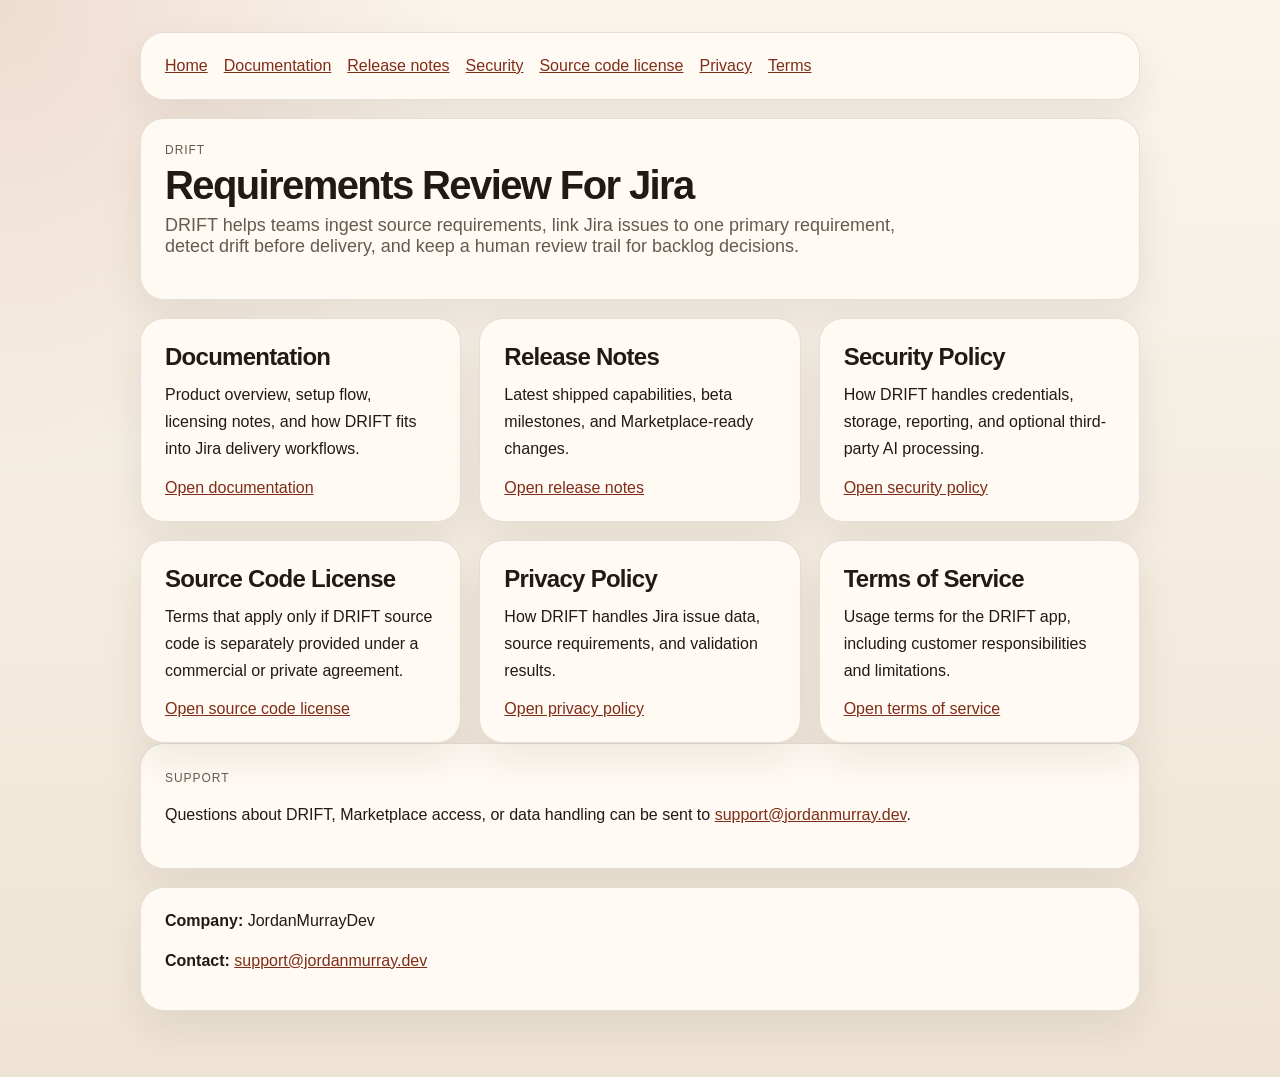
<file: index.html>
<!doctype html>
<html lang="en">
  <head>
    <meta charset="utf-8" />
    <meta name="viewport" content="width=device-width, initial-scale=1" />
    <title>DRIFT</title>
    <link rel="stylesheet" href="./styles.css" />
  </head>
  <body>
    <main class="shell">
      <nav class="nav">
        <a href="./index.html">Home</a>
        <a href="./documentation.html">Documentation</a>
        <a href="./release-notes.html">Release notes</a>
        <a href="./security.html">Security</a>
        <a href="./source-code-license-agreement/">Source code license</a>
        <a href="./privacy.html">Privacy</a>
        <a href="./terms.html">Terms</a>
      </nav>

      <section class="hero">
        <p class="eyebrow">DRIFT</p>
        <h1>Requirements Review For Jira</h1>
        <p class="lede">
          DRIFT helps teams ingest source requirements, link Jira issues to one primary requirement, detect drift
          before delivery, and keep a human review trail for backlog decisions.
        </p>
      </section>

      <section class="card-grid">
        <article class="card">
          <h2>Documentation</h2>
          <p>Product overview, setup flow, licensing notes, and how DRIFT fits into Jira delivery workflows.</p>
          <a href="./documentation.html">Open documentation</a>
        </article>

        <article class="card">
          <h2>Release Notes</h2>
          <p>Latest shipped capabilities, beta milestones, and Marketplace-ready changes.</p>
          <a href="./release-notes.html">Open release notes</a>
        </article>

        <article class="card">
          <h2>Security Policy</h2>
          <p>How DRIFT handles credentials, storage, reporting, and optional third-party AI processing.</p>
          <a href="./security.html">Open security policy</a>
        </article>

        <article class="card">
          <h2>Source Code License</h2>
          <p>Terms that apply only if DRIFT source code is separately provided under a commercial or private agreement.</p>
          <a href="./source-code-license-agreement/">Open source code license</a>
        </article>

        <article class="card">
          <h2>Privacy Policy</h2>
          <p>How DRIFT handles Jira issue data, source requirements, and validation results.</p>
          <a href="./privacy.html">Open privacy policy</a>
        </article>

        <article class="card">
          <h2>Terms of Service</h2>
          <p>Usage terms for the DRIFT app, including customer responsibilities and limitations.</p>
          <a href="./terms.html">Open terms of service</a>
        </article>
      </section>

      <section class="notice">
        <p class="meta">Support</p>
        <p>Questions about DRIFT, Marketplace access, or data handling can be sent to <a href="mailto:support@jordanmurray.dev">support@jordanmurray.dev</a>.</p>
      </section>

      <section class="footer-card">
        <p><strong>Company:</strong> JordanMurrayDev</p>
        <p><strong>Contact:</strong> <a href="mailto:support@jordanmurray.dev">support@jordanmurray.dev</a></p>
      </section>
    </main>
  </body>
</html>
</file>
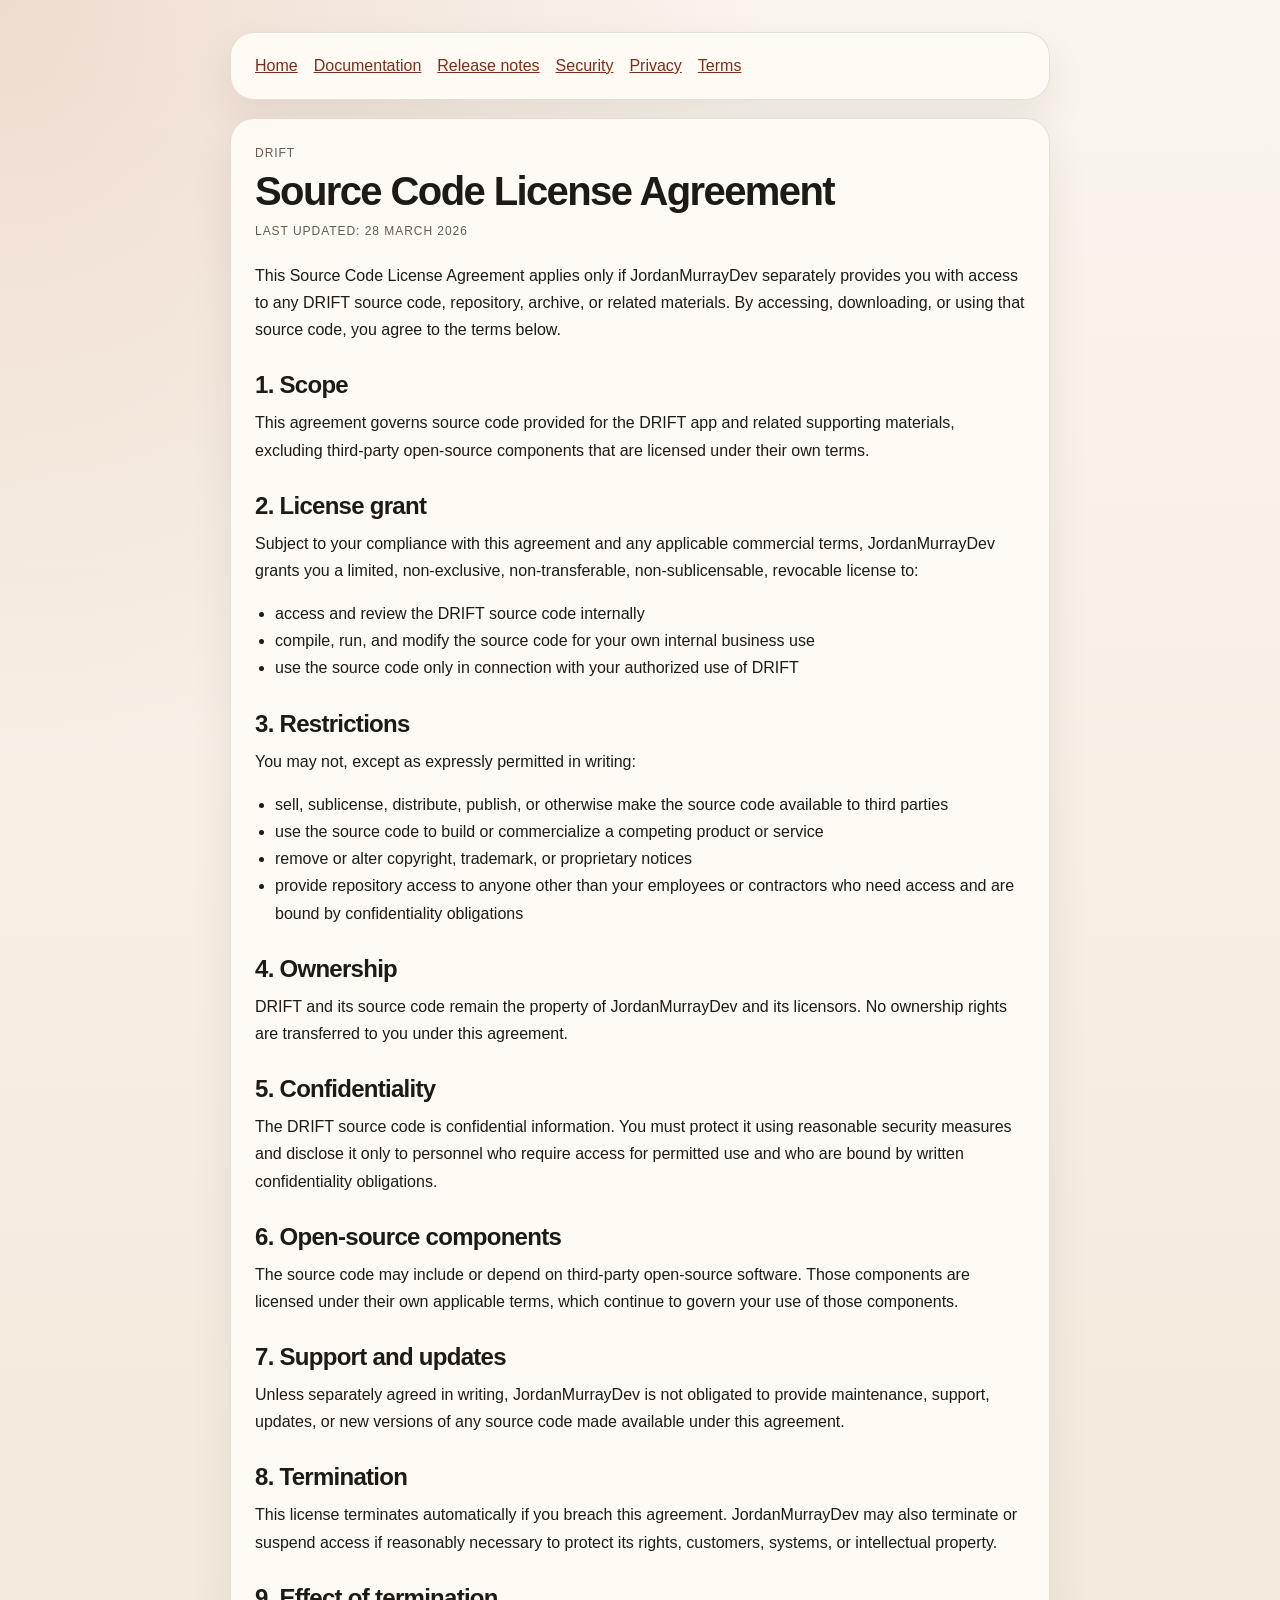
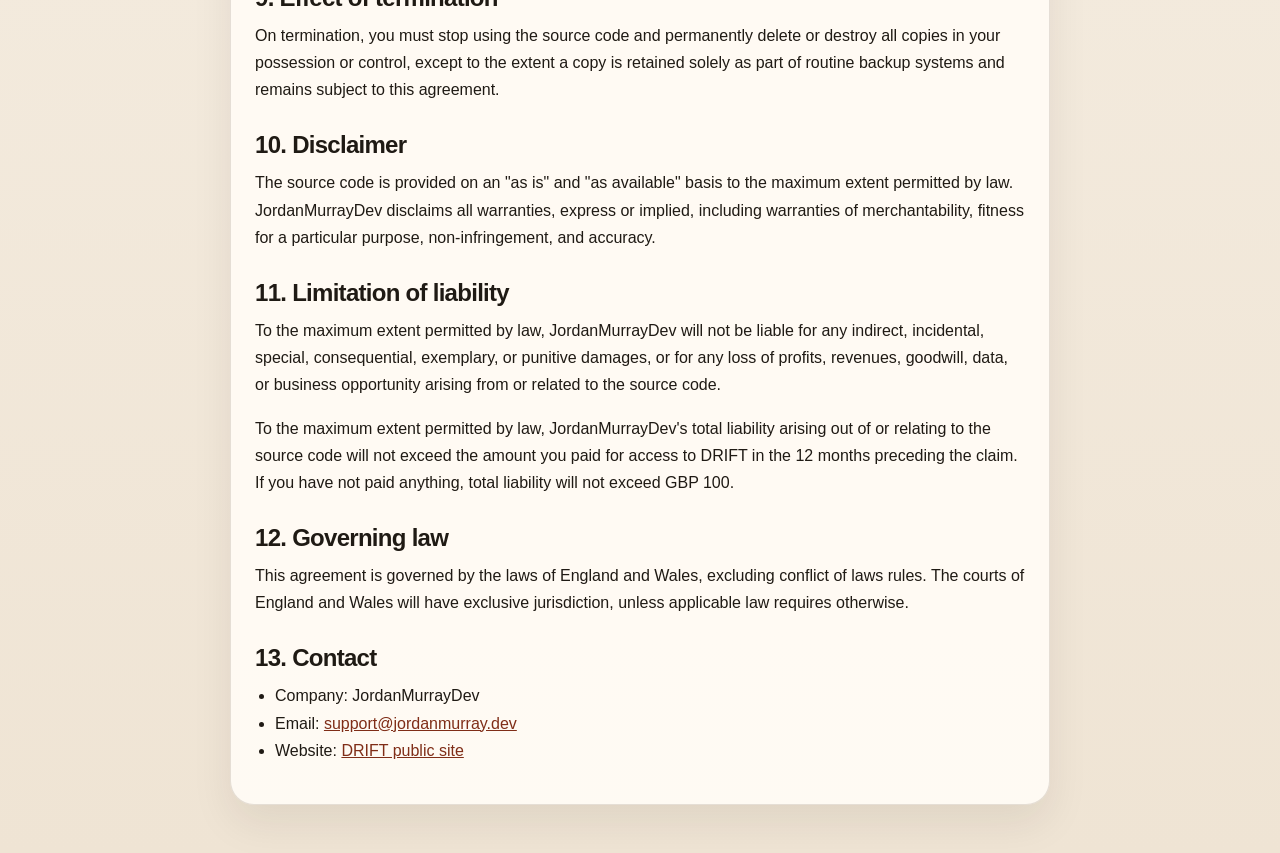
<file: source-code-license-agreement/index.html>
<!doctype html>
<html lang="en">
  <head>
    <meta charset="utf-8" />
    <meta name="viewport" content="width=device-width, initial-scale=1" />
    <title>DRIFT Source Code License Agreement</title>
    <link rel="stylesheet" href="../styles.css" />
  </head>
  <body>
    <main class="shell content-shell">
      <nav class="nav">
        <a href="../index.html">Home</a>
        <a href="../documentation.html">Documentation</a>
        <a href="../release-notes.html">Release notes</a>
        <a href="../security.html">Security</a>
        <a href="../privacy.html">Privacy</a>
        <a href="../terms.html">Terms</a>
      </nav>

      <article class="legal-card">
        <p class="eyebrow">DRIFT</p>
        <h1>Source Code License Agreement</h1>
        <p class="last-updated">Last updated: 28 March 2026</p>

        <p>
          This Source Code License Agreement applies only if JordanMurrayDev separately provides you with access to any
          DRIFT source code, repository, archive, or related materials. By accessing, downloading, or using that source
          code, you agree to the terms below.
        </p>

        <h2>1. Scope</h2>
        <p>
          This agreement governs source code provided for the DRIFT app and related supporting materials, excluding third-party
          open-source components that are licensed under their own terms.
        </p>

        <h2>2. License grant</h2>
        <p>
          Subject to your compliance with this agreement and any applicable commercial terms, JordanMurrayDev grants you a limited,
          non-exclusive, non-transferable, non-sublicensable, revocable license to:
        </p>
        <ul>
          <li>access and review the DRIFT source code internally</li>
          <li>compile, run, and modify the source code for your own internal business use</li>
          <li>use the source code only in connection with your authorized use of DRIFT</li>
        </ul>

        <h2>3. Restrictions</h2>
        <p>You may not, except as expressly permitted in writing:</p>
        <ul>
          <li>sell, sublicense, distribute, publish, or otherwise make the source code available to third parties</li>
          <li>use the source code to build or commercialize a competing product or service</li>
          <li>remove or alter copyright, trademark, or proprietary notices</li>
          <li>provide repository access to anyone other than your employees or contractors who need access and are bound by confidentiality obligations</li>
        </ul>

        <h2>4. Ownership</h2>
        <p>
          DRIFT and its source code remain the property of JordanMurrayDev and its licensors. No ownership rights are transferred
          to you under this agreement.
        </p>

        <h2>5. Confidentiality</h2>
        <p>
          The DRIFT source code is confidential information. You must protect it using reasonable security measures and disclose it
          only to personnel who require access for permitted use and who are bound by written confidentiality obligations.
        </p>

        <h2>6. Open-source components</h2>
        <p>
          The source code may include or depend on third-party open-source software. Those components are licensed under their own
          applicable terms, which continue to govern your use of those components.
        </p>

        <h2>7. Support and updates</h2>
        <p>
          Unless separately agreed in writing, JordanMurrayDev is not obligated to provide maintenance, support, updates, or new
          versions of any source code made available under this agreement.
        </p>

        <h2>8. Termination</h2>
        <p>
          This license terminates automatically if you breach this agreement. JordanMurrayDev may also terminate or suspend access
          if reasonably necessary to protect its rights, customers, systems, or intellectual property.
        </p>

        <h2>9. Effect of termination</h2>
        <p>
          On termination, you must stop using the source code and permanently delete or destroy all copies in your possession or
          control, except to the extent a copy is retained solely as part of routine backup systems and remains subject to this agreement.
        </p>

        <h2>10. Disclaimer</h2>
        <p>
          The source code is provided on an "as is" and "as available" basis to the maximum extent permitted by law. JordanMurrayDev
          disclaims all warranties, express or implied, including warranties of merchantability, fitness for a particular purpose,
          non-infringement, and accuracy.
        </p>

        <h2>11. Limitation of liability</h2>
        <p>
          To the maximum extent permitted by law, JordanMurrayDev will not be liable for any indirect, incidental, special,
          consequential, exemplary, or punitive damages, or for any loss of profits, revenues, goodwill, data, or business opportunity
          arising from or related to the source code.
        </p>
        <p>
          To the maximum extent permitted by law, JordanMurrayDev's total liability arising out of or relating to the source code will
          not exceed the amount you paid for access to DRIFT in the 12 months preceding the claim. If you have not paid anything,
          total liability will not exceed GBP 100.
        </p>

        <h2>12. Governing law</h2>
        <p>
          This agreement is governed by the laws of England and Wales, excluding conflict of laws rules. The courts of England and
          Wales will have exclusive jurisdiction, unless applicable law requires otherwise.
        </p>

        <h2>13. Contact</h2>
        <ul>
          <li>Company: JordanMurrayDev</li>
          <li>Email: <a href="mailto:support@jordanmurray.dev">support@jordanmurray.dev</a></li>
          <li>Website: <a href="../index.html">DRIFT public site</a></li>
        </ul>
      </article>
    </main>
  </body>
</html>
</file>
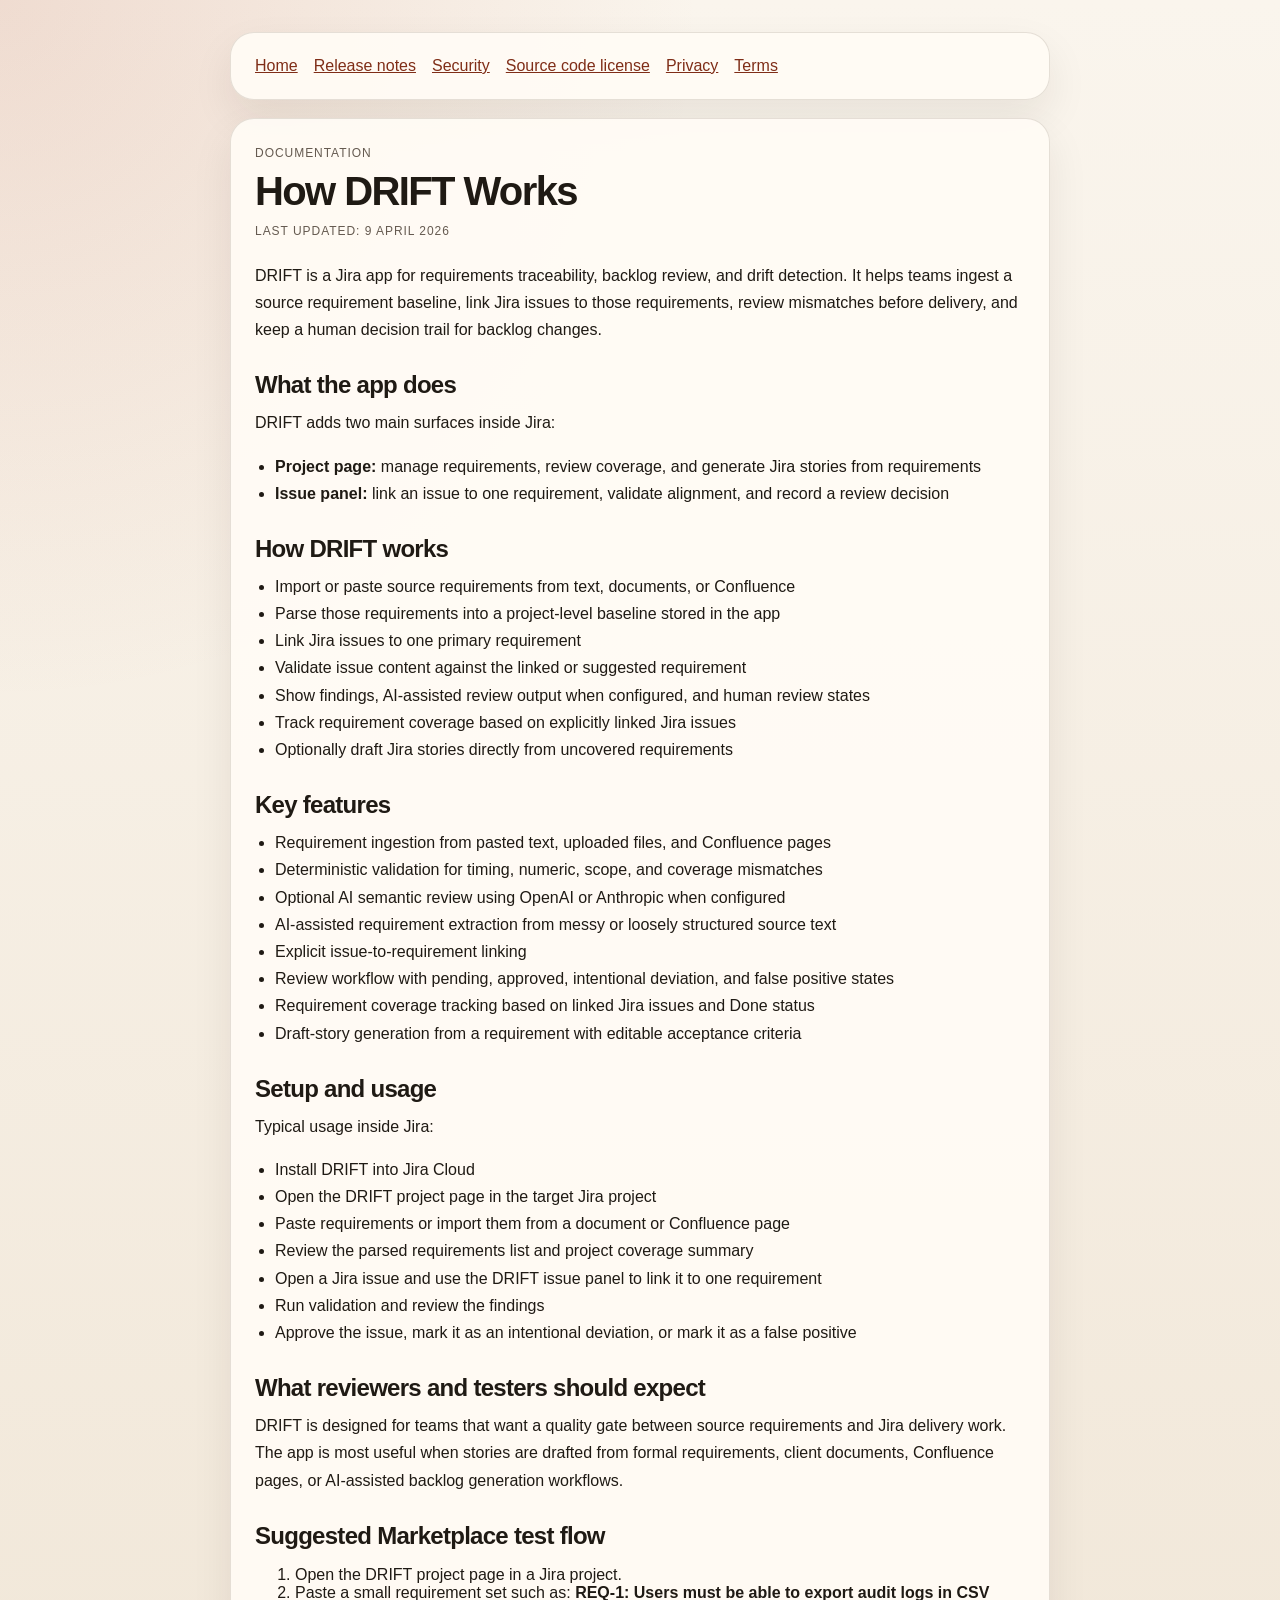
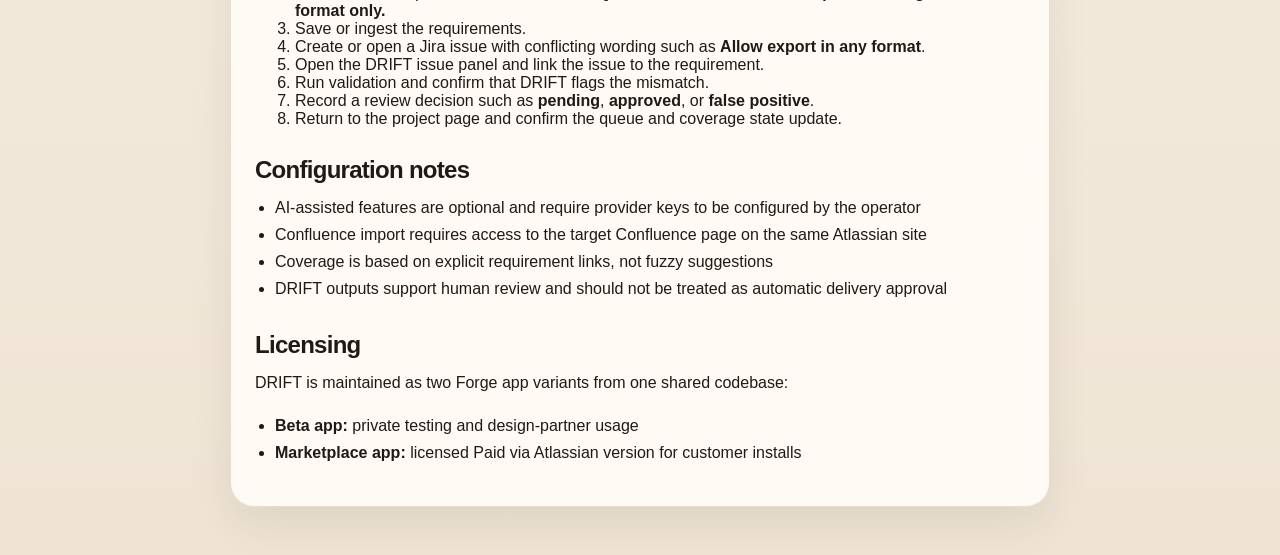
<file: documentation.html>
<!doctype html>
<html lang="en">
  <head>
    <meta charset="utf-8" />
    <meta name="viewport" content="width=device-width, initial-scale=1" />
    <title>DRIFT Documentation</title>
    <link rel="stylesheet" href="./styles.css" />
  </head>
  <body>
    <main class="shell content-shell">
      <nav class="nav">
        <a href="./index.html">Home</a>
        <a href="./release-notes.html">Release notes</a>
        <a href="./security.html">Security</a>
        <a href="./source-code-license-agreement/">Source code license</a>
        <a href="./privacy.html">Privacy</a>
        <a href="./terms.html">Terms</a>
      </nav>

      <article class="legal-card">
        <p class="eyebrow">Documentation</p>
        <h1>How DRIFT Works</h1>
        <p class="last-updated">Last updated: 9 April 2026</p>

        <p>
          DRIFT is a Jira app for requirements traceability, backlog review, and drift detection. It helps teams ingest
          a source requirement baseline, link Jira issues to those requirements, review mismatches before delivery, and
          keep a human decision trail for backlog changes.
        </p>

        <h2>What the app does</h2>
        <p>DRIFT adds two main surfaces inside Jira:</p>
        <ul>
          <li><strong>Project page:</strong> manage requirements, review coverage, and generate Jira stories from requirements</li>
          <li><strong>Issue panel:</strong> link an issue to one requirement, validate alignment, and record a review decision</li>
        </ul>

        <h2>How DRIFT works</h2>
        <ul>
          <li>Import or paste source requirements from text, documents, or Confluence</li>
          <li>Parse those requirements into a project-level baseline stored in the app</li>
          <li>Link Jira issues to one primary requirement</li>
          <li>Validate issue content against the linked or suggested requirement</li>
          <li>Show findings, AI-assisted review output when configured, and human review states</li>
          <li>Track requirement coverage based on explicitly linked Jira issues</li>
          <li>Optionally draft Jira stories directly from uncovered requirements</li>
        </ul>

        <h2>Key features</h2>
        <ul>
          <li>Requirement ingestion from pasted text, uploaded files, and Confluence pages</li>
          <li>Deterministic validation for timing, numeric, scope, and coverage mismatches</li>
          <li>Optional AI semantic review using OpenAI or Anthropic when configured</li>
          <li>AI-assisted requirement extraction from messy or loosely structured source text</li>
          <li>Explicit issue-to-requirement linking</li>
          <li>Review workflow with pending, approved, intentional deviation, and false positive states</li>
          <li>Requirement coverage tracking based on linked Jira issues and Done status</li>
          <li>Draft-story generation from a requirement with editable acceptance criteria</li>
        </ul>

        <h2>Setup and usage</h2>
        <p>Typical usage inside Jira:</p>
        <ul>
          <li>Install DRIFT into Jira Cloud</li>
          <li>Open the DRIFT project page in the target Jira project</li>
          <li>Paste requirements or import them from a document or Confluence page</li>
          <li>Review the parsed requirements list and project coverage summary</li>
          <li>Open a Jira issue and use the DRIFT issue panel to link it to one requirement</li>
          <li>Run validation and review the findings</li>
          <li>Approve the issue, mark it as an intentional deviation, or mark it as a false positive</li>
        </ul>

        <h2>What reviewers and testers should expect</h2>
        <p>
          DRIFT is designed for teams that want a quality gate between source requirements and Jira delivery work. The
          app is most useful when stories are drafted from formal requirements, client documents, Confluence pages, or
          AI-assisted backlog generation workflows.
        </p>

        <h2>Suggested Marketplace test flow</h2>
        <ol>
          <li>Open the DRIFT project page in a Jira project.</li>
          <li>Paste a small requirement set such as: <strong>REQ-1: Users must be able to export audit logs in CSV format only.</strong></li>
          <li>Save or ingest the requirements.</li>
          <li>Create or open a Jira issue with conflicting wording such as <strong>Allow export in any format</strong>.</li>
          <li>Open the DRIFT issue panel and link the issue to the requirement.</li>
          <li>Run validation and confirm that DRIFT flags the mismatch.</li>
          <li>Record a review decision such as <strong>pending</strong>, <strong>approved</strong>, or <strong>false positive</strong>.</li>
          <li>Return to the project page and confirm the queue and coverage state update.</li>
        </ol>

        <h2>Configuration notes</h2>
        <ul>
          <li>AI-assisted features are optional and require provider keys to be configured by the operator</li>
          <li>Confluence import requires access to the target Confluence page on the same Atlassian site</li>
          <li>Coverage is based on explicit requirement links, not fuzzy suggestions</li>
          <li>DRIFT outputs support human review and should not be treated as automatic delivery approval</li>
        </ul>

        <h2>Licensing</h2>
        <p>
          DRIFT is maintained as two Forge app variants from one shared codebase:
        </p>
        <ul>
          <li><strong>Beta app:</strong> private testing and design-partner usage</li>
          <li><strong>Marketplace app:</strong> licensed Paid via Atlassian version for customer installs</li>
        </ul>
      </article>
    </main>
  </body>
</html>
</file>
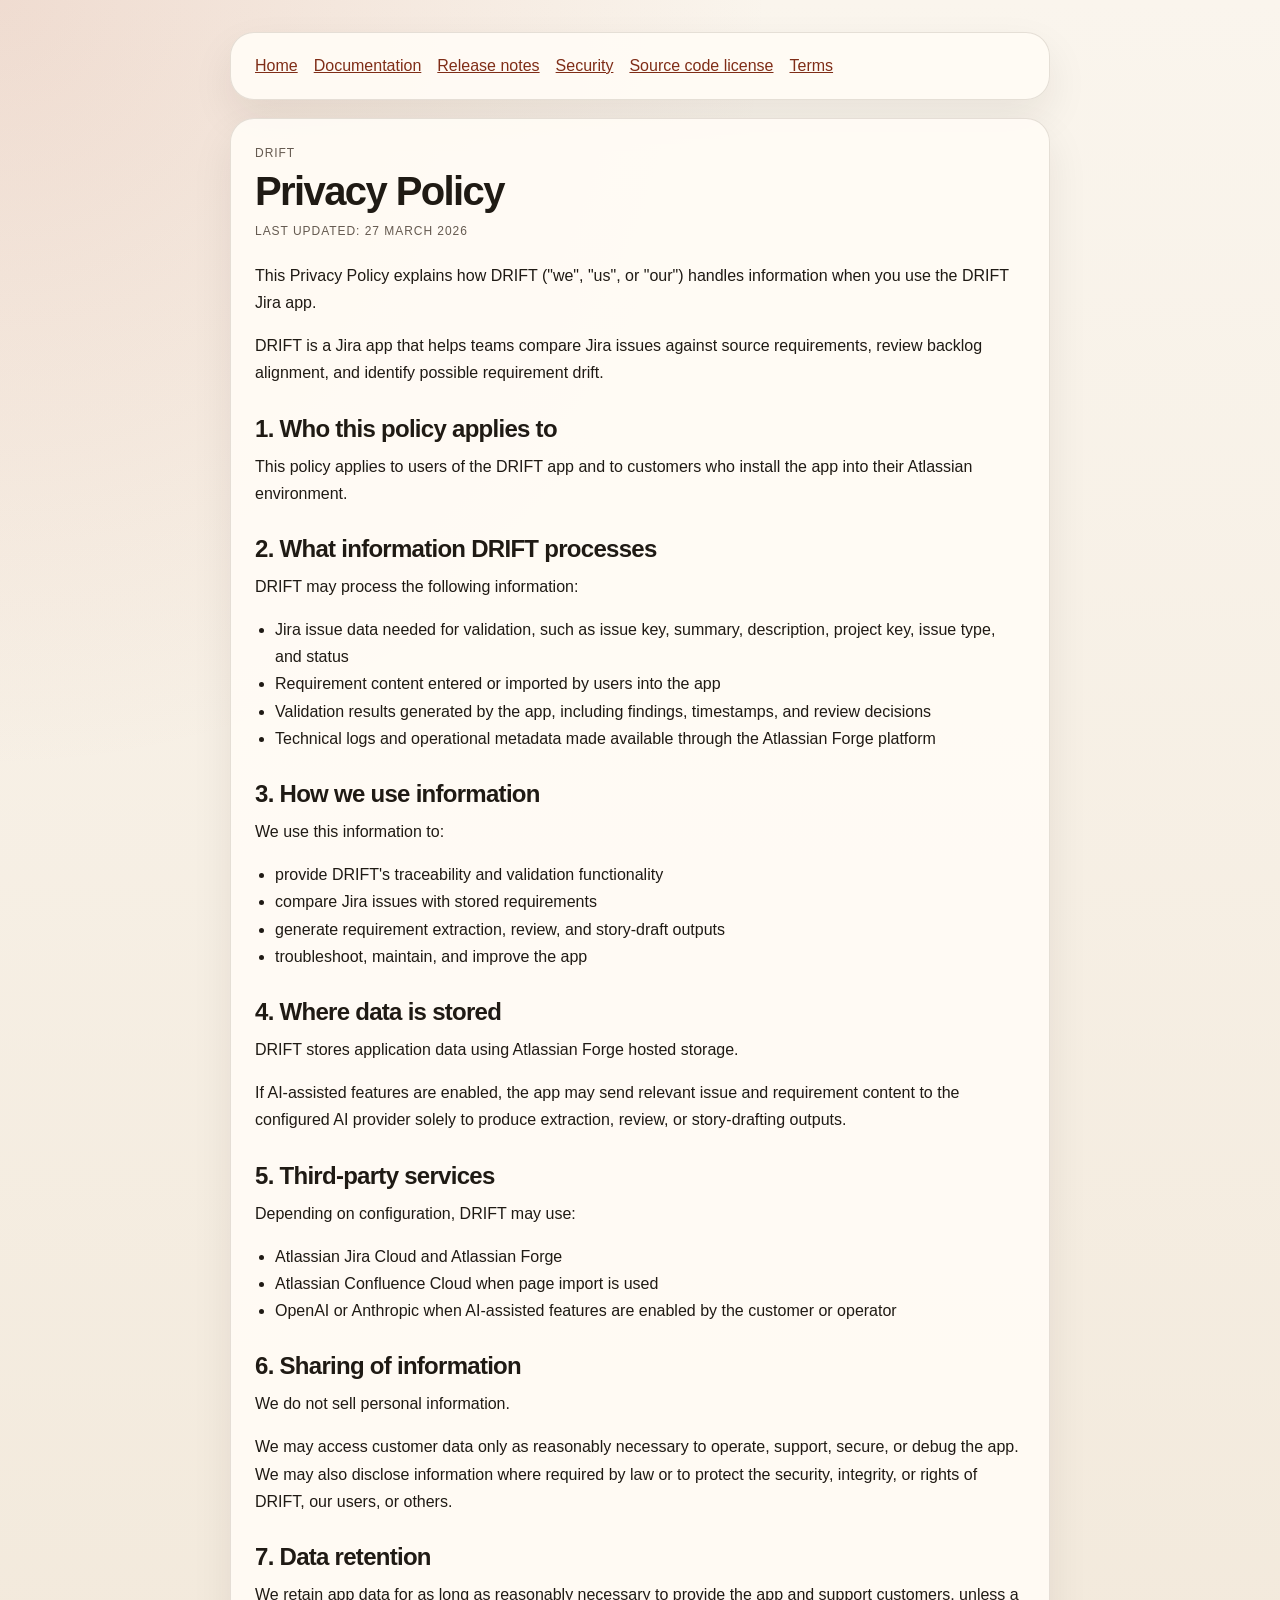
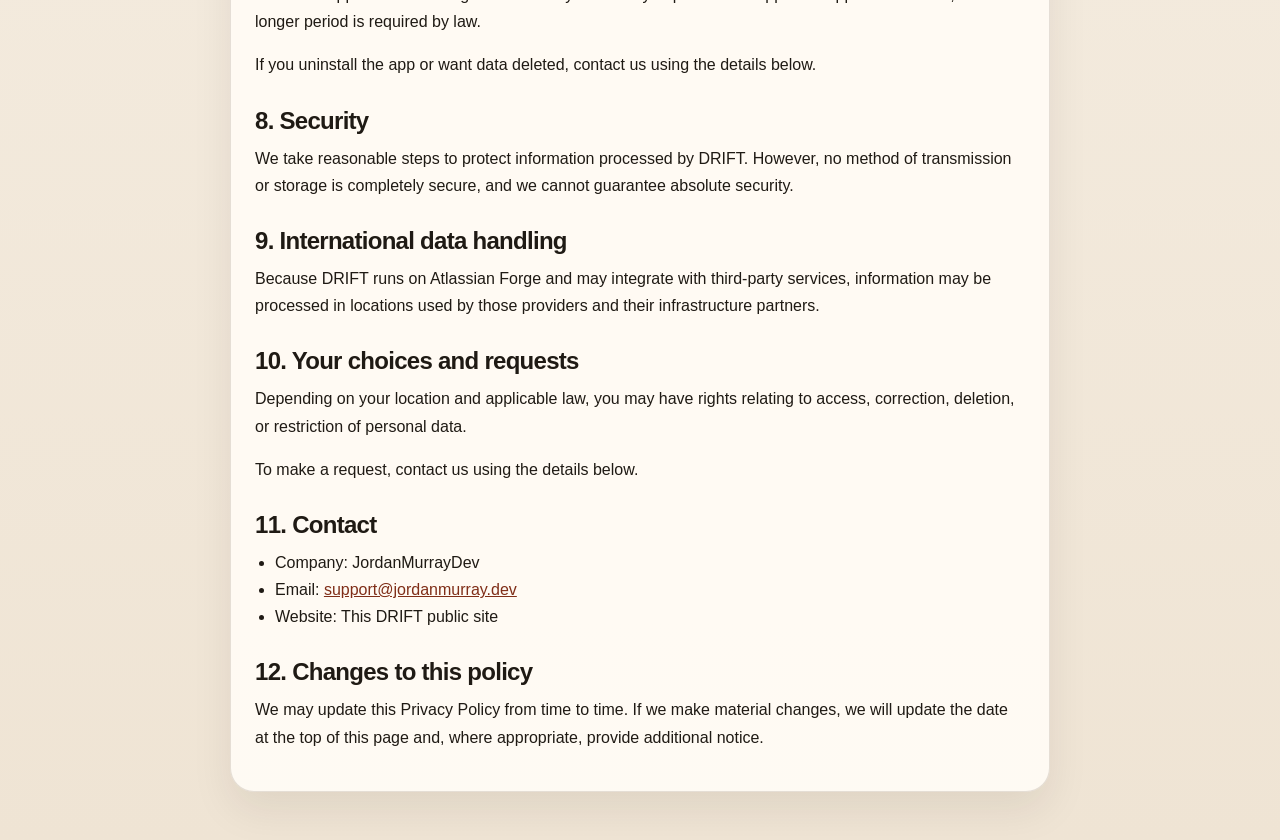
<file: privacy.html>
<!doctype html>
<html lang="en">
  <head>
    <meta charset="utf-8" />
    <meta name="viewport" content="width=device-width, initial-scale=1" />
    <title>DRIFT Privacy Policy</title>
    <link rel="stylesheet" href="./styles.css" />
  </head>
  <body>
    <main class="shell content-shell">
      <nav class="nav">
        <a href="./index.html">Home</a>
        <a href="./documentation.html">Documentation</a>
        <a href="./release-notes.html">Release notes</a>
        <a href="./security.html">Security</a>
        <a href="./source-code-license-agreement/">Source code license</a>
        <a href="./terms.html">Terms</a>
      </nav>

      <article class="legal-card">
        <p class="eyebrow">DRIFT</p>
        <h1>Privacy Policy</h1>
        <p class="last-updated">Last updated: 27 March 2026</p>

        <p>
          This Privacy Policy explains how DRIFT ("we", "us", or "our") handles information when you use the DRIFT Jira app.
        </p>

        <p>
          DRIFT is a Jira app that helps teams compare Jira issues against source requirements, review backlog alignment,
          and identify possible requirement drift.
        </p>

        <h2>1. Who this policy applies to</h2>
        <p>This policy applies to users of the DRIFT app and to customers who install the app into their Atlassian environment.</p>

        <h2>2. What information DRIFT processes</h2>
        <p>DRIFT may process the following information:</p>
        <ul>
          <li>Jira issue data needed for validation, such as issue key, summary, description, project key, issue type, and status</li>
          <li>Requirement content entered or imported by users into the app</li>
          <li>Validation results generated by the app, including findings, timestamps, and review decisions</li>
          <li>Technical logs and operational metadata made available through the Atlassian Forge platform</li>
        </ul>

        <h2>3. How we use information</h2>
        <p>We use this information to:</p>
        <ul>
          <li>provide DRIFT's traceability and validation functionality</li>
          <li>compare Jira issues with stored requirements</li>
          <li>generate requirement extraction, review, and story-draft outputs</li>
          <li>troubleshoot, maintain, and improve the app</li>
        </ul>

        <h2>4. Where data is stored</h2>
        <p>DRIFT stores application data using Atlassian Forge hosted storage.</p>
        <p>
          If AI-assisted features are enabled, the app may send relevant issue and requirement content to the configured AI
          provider solely to produce extraction, review, or story-drafting outputs.
        </p>

        <h2>5. Third-party services</h2>
        <p>Depending on configuration, DRIFT may use:</p>
        <ul>
          <li>Atlassian Jira Cloud and Atlassian Forge</li>
          <li>Atlassian Confluence Cloud when page import is used</li>
          <li>OpenAI or Anthropic when AI-assisted features are enabled by the customer or operator</li>
        </ul>

        <h2>6. Sharing of information</h2>
        <p>We do not sell personal information.</p>
        <p>
          We may access customer data only as reasonably necessary to operate, support, secure, or debug the app. We may also
          disclose information where required by law or to protect the security, integrity, or rights of DRIFT, our users, or others.
        </p>

        <h2>7. Data retention</h2>
        <p>
          We retain app data for as long as reasonably necessary to provide the app and support customers, unless a longer
          period is required by law.
        </p>
        <p>If you uninstall the app or want data deleted, contact us using the details below.</p>

        <h2>8. Security</h2>
        <p>
          We take reasonable steps to protect information processed by DRIFT. However, no method of transmission or storage is
          completely secure, and we cannot guarantee absolute security.
        </p>

        <h2>9. International data handling</h2>
        <p>
          Because DRIFT runs on Atlassian Forge and may integrate with third-party services, information may be processed in
          locations used by those providers and their infrastructure partners.
        </p>

        <h2>10. Your choices and requests</h2>
        <p>
          Depending on your location and applicable law, you may have rights relating to access, correction, deletion, or
          restriction of personal data.
        </p>
        <p>To make a request, contact us using the details below.</p>

        <h2>11. Contact</h2>
        <ul>
          <li>Company: JordanMurrayDev</li>
          <li>Email: <a href="mailto:support@jordanmurray.dev">support@jordanmurray.dev</a></li>
          <li>Website: This DRIFT public site</li>
        </ul>

        <h2>12. Changes to this policy</h2>
        <p>
          We may update this Privacy Policy from time to time. If we make material changes, we will update the date at the top
          of this page and, where appropriate, provide additional notice.
        </p>
      </article>
    </main>
  </body>
</html>
</file>
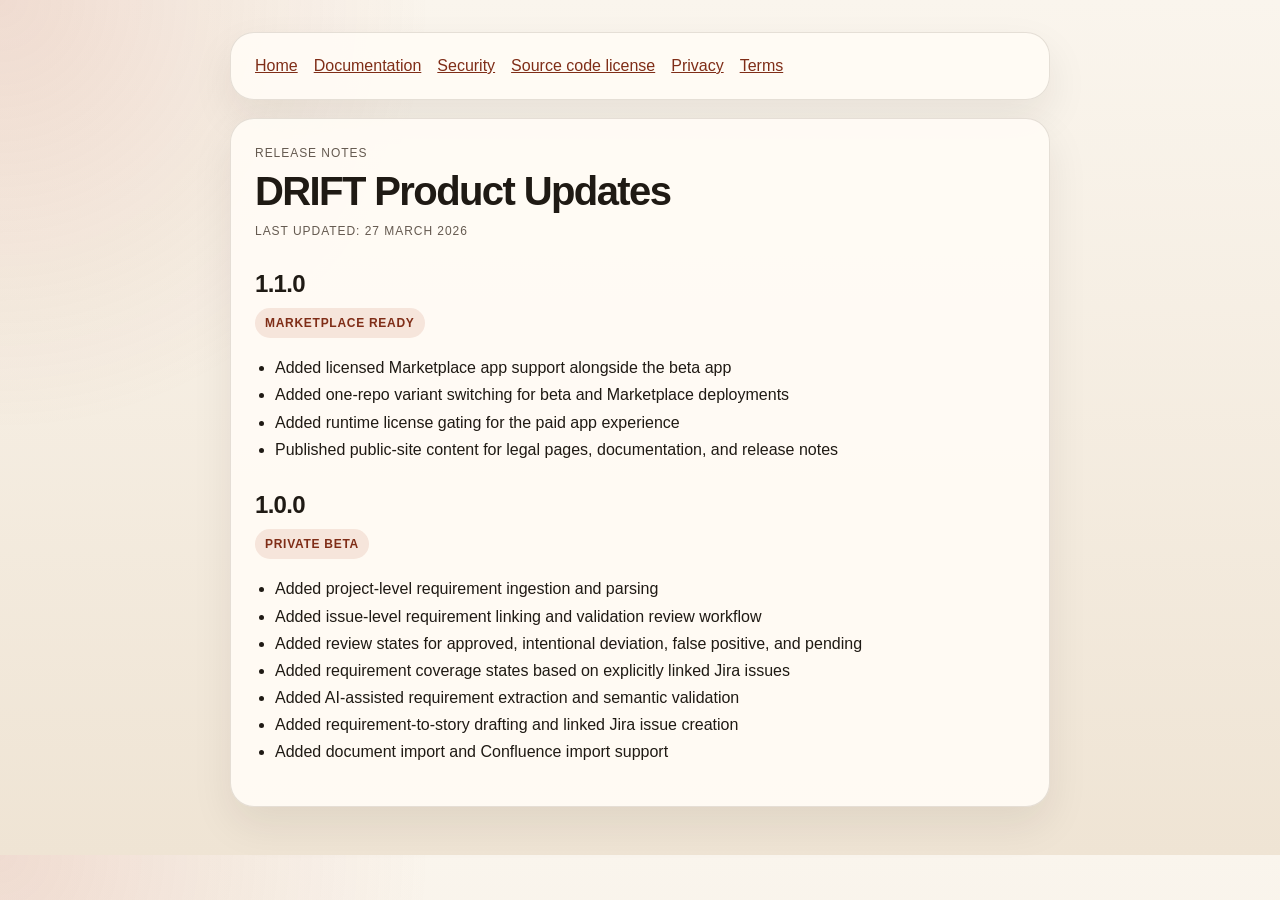
<file: release-notes.html>
<!doctype html>
<html lang="en">
  <head>
    <meta charset="utf-8" />
    <meta name="viewport" content="width=device-width, initial-scale=1" />
    <title>DRIFT Release Notes</title>
    <link rel="stylesheet" href="./styles.css" />
  </head>
  <body>
    <main class="shell content-shell">
      <nav class="nav">
        <a href="./index.html">Home</a>
        <a href="./documentation.html">Documentation</a>
        <a href="./security.html">Security</a>
        <a href="./source-code-license-agreement/">Source code license</a>
        <a href="./privacy.html">Privacy</a>
        <a href="./terms.html">Terms</a>
      </nav>

      <article class="legal-card">
        <p class="eyebrow">Release Notes</p>
        <h1>DRIFT Product Updates</h1>
        <p class="last-updated">Last updated: 27 March 2026</p>

        <h2>1.1.0</h2>
        <p><span class="pill">Marketplace ready</span></p>
        <ul>
          <li>Added licensed Marketplace app support alongside the beta app</li>
          <li>Added one-repo variant switching for beta and Marketplace deployments</li>
          <li>Added runtime license gating for the paid app experience</li>
          <li>Published public-site content for legal pages, documentation, and release notes</li>
        </ul>

        <h2>1.0.0</h2>
        <p><span class="pill">Private beta</span></p>
        <ul>
          <li>Added project-level requirement ingestion and parsing</li>
          <li>Added issue-level requirement linking and validation review workflow</li>
          <li>Added review states for approved, intentional deviation, false positive, and pending</li>
          <li>Added requirement coverage states based on explicitly linked Jira issues</li>
          <li>Added AI-assisted requirement extraction and semantic validation</li>
          <li>Added requirement-to-story drafting and linked Jira issue creation</li>
          <li>Added document import and Confluence import support</li>
        </ul>
      </article>
    </main>
  </body>
</html>
</file>
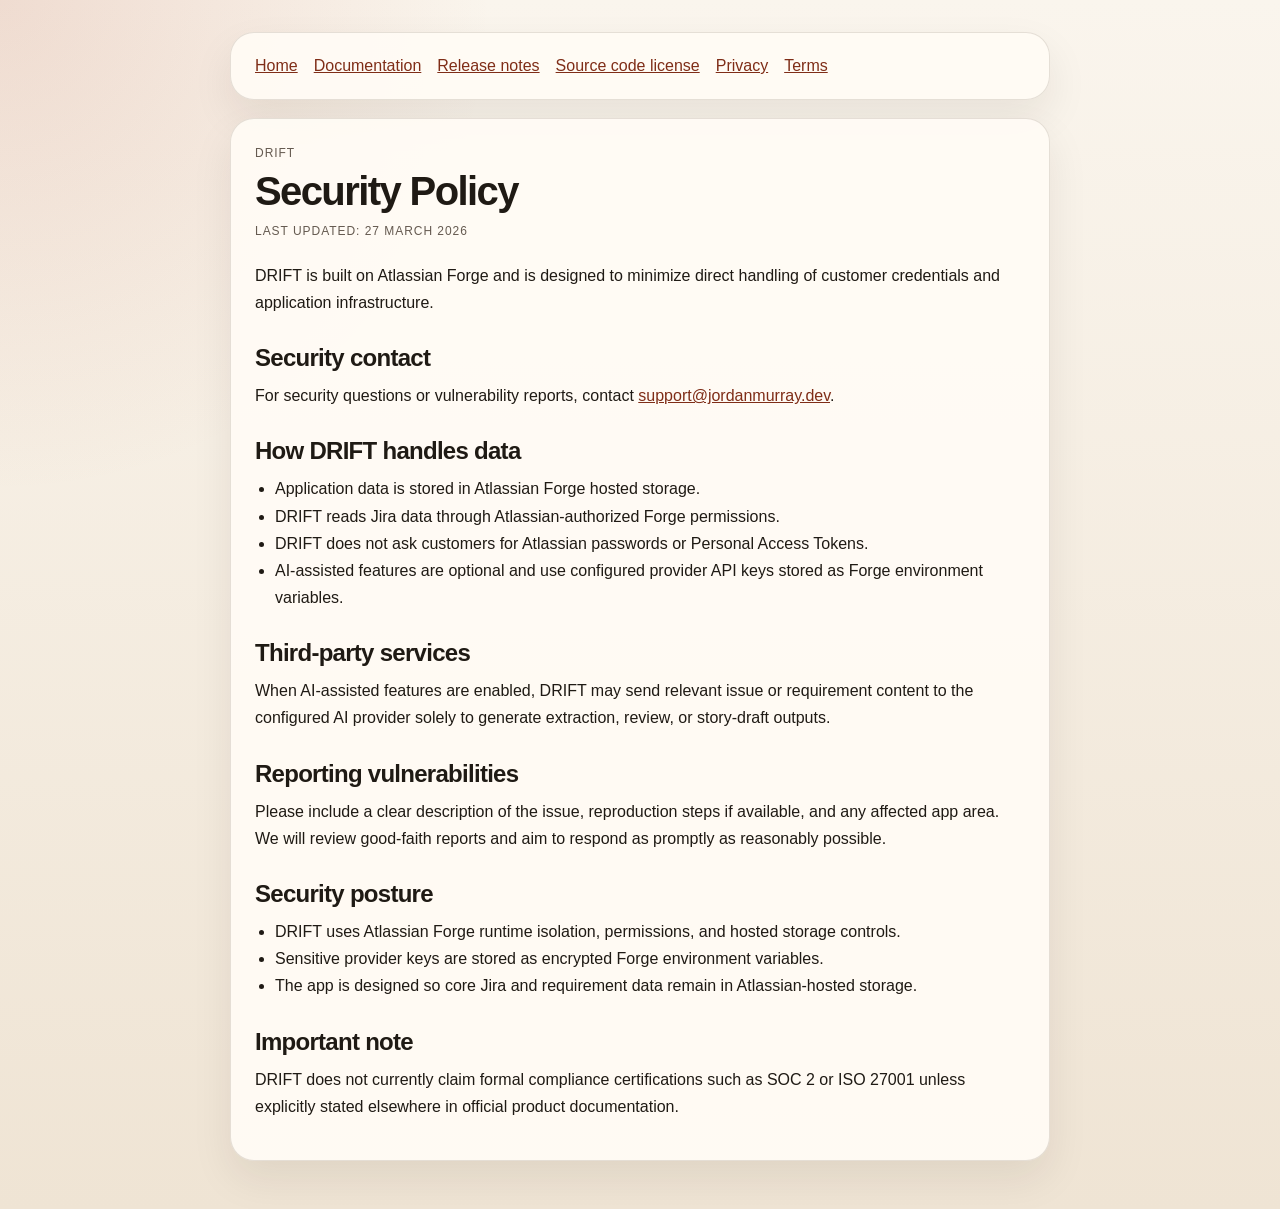
<file: security.html>
<!doctype html>
<html lang="en">
  <head>
    <meta charset="utf-8" />
    <meta name="viewport" content="width=device-width, initial-scale=1" />
    <title>DRIFT Security Policy</title>
    <link rel="stylesheet" href="./styles.css" />
  </head>
  <body>
    <main class="shell content-shell">
      <nav class="nav">
        <a href="./index.html">Home</a>
        <a href="./documentation.html">Documentation</a>
        <a href="./release-notes.html">Release notes</a>
        <a href="./source-code-license-agreement/">Source code license</a>
        <a href="./privacy.html">Privacy</a>
        <a href="./terms.html">Terms</a>
      </nav>

      <article class="legal-card">
        <p class="eyebrow">DRIFT</p>
        <h1>Security Policy</h1>
        <p class="last-updated">Last updated: 27 March 2026</p>

        <p>
          DRIFT is built on Atlassian Forge and is designed to minimize direct handling of customer credentials and
          application infrastructure.
        </p>

        <h2>Security contact</h2>
        <p>
          For security questions or vulnerability reports, contact
          <a href="mailto:support@jordanmurray.dev">support@jordanmurray.dev</a>.
        </p>

        <h2>How DRIFT handles data</h2>
        <ul>
          <li>Application data is stored in Atlassian Forge hosted storage.</li>
          <li>DRIFT reads Jira data through Atlassian-authorized Forge permissions.</li>
          <li>DRIFT does not ask customers for Atlassian passwords or Personal Access Tokens.</li>
          <li>AI-assisted features are optional and use configured provider API keys stored as Forge environment variables.</li>
        </ul>

        <h2>Third-party services</h2>
        <p>
          When AI-assisted features are enabled, DRIFT may send relevant issue or requirement content to the configured AI
          provider solely to generate extraction, review, or story-draft outputs.
        </p>

        <h2>Reporting vulnerabilities</h2>
        <p>
          Please include a clear description of the issue, reproduction steps if available, and any affected app area. We
          will review good-faith reports and aim to respond as promptly as reasonably possible.
        </p>

        <h2>Security posture</h2>
        <ul>
          <li>DRIFT uses Atlassian Forge runtime isolation, permissions, and hosted storage controls.</li>
          <li>Sensitive provider keys are stored as encrypted Forge environment variables.</li>
          <li>The app is designed so core Jira and requirement data remain in Atlassian-hosted storage.</li>
        </ul>

        <h2>Important note</h2>
        <p>
          DRIFT does not currently claim formal compliance certifications such as SOC 2 or ISO 27001 unless explicitly stated
          elsewhere in official product documentation.
        </p>
      </article>
    </main>
  </body>
</html>
</file>
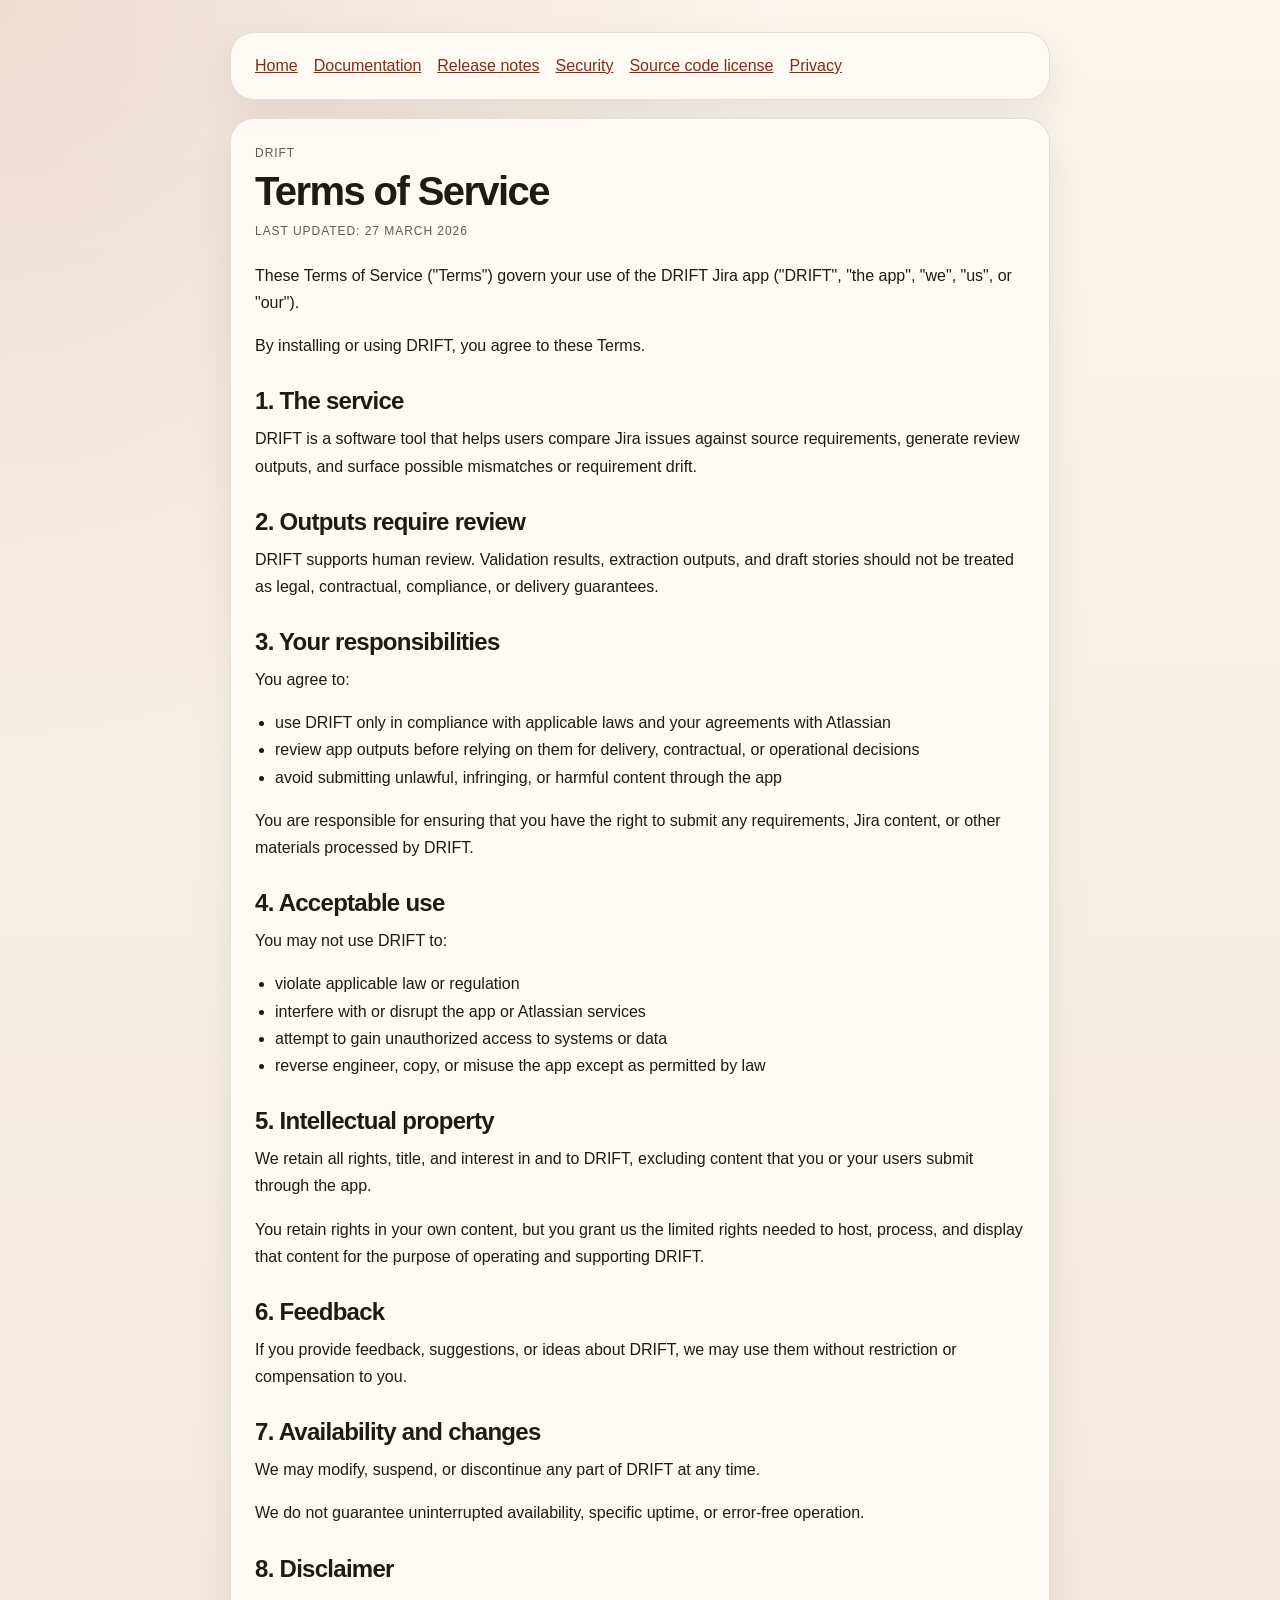
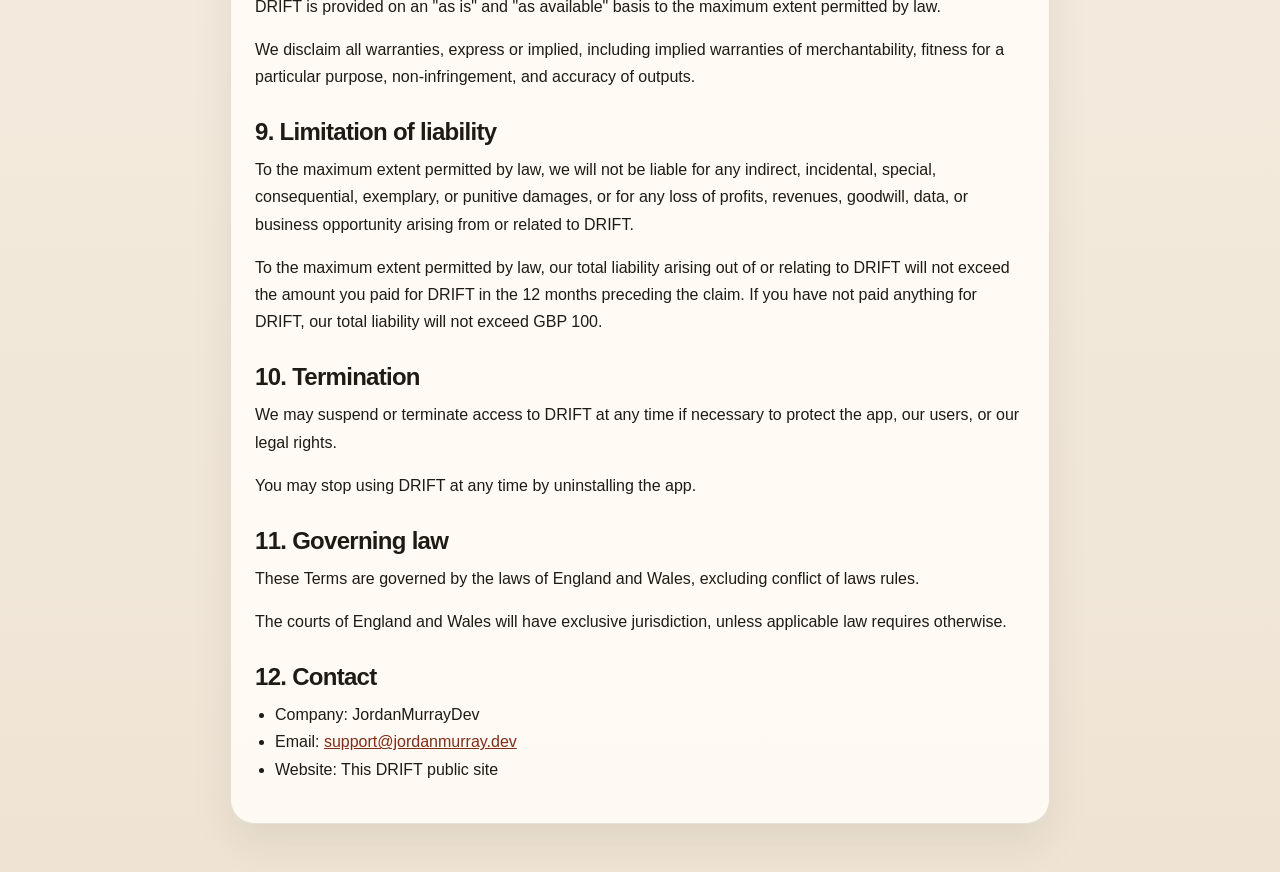
<file: terms.html>
<!doctype html>
<html lang="en">
  <head>
    <meta charset="utf-8" />
    <meta name="viewport" content="width=device-width, initial-scale=1" />
    <title>DRIFT Terms of Service</title>
    <link rel="stylesheet" href="./styles.css" />
  </head>
  <body>
    <main class="shell content-shell">
      <nav class="nav">
        <a href="./index.html">Home</a>
        <a href="./documentation.html">Documentation</a>
        <a href="./release-notes.html">Release notes</a>
        <a href="./security.html">Security</a>
        <a href="./source-code-license-agreement/">Source code license</a>
        <a href="./privacy.html">Privacy</a>
      </nav>

      <article class="legal-card">
        <p class="eyebrow">DRIFT</p>
        <h1>Terms of Service</h1>
        <p class="last-updated">Last updated: 27 March 2026</p>

        <p>
          These Terms of Service ("Terms") govern your use of the DRIFT Jira app ("DRIFT", "the app", "we", "us", or "our").
        </p>

        <p>By installing or using DRIFT, you agree to these Terms.</p>

        <h2>1. The service</h2>
        <p>
          DRIFT is a software tool that helps users compare Jira issues against source requirements, generate review outputs,
          and surface possible mismatches or requirement drift.
        </p>

        <h2>2. Outputs require review</h2>
        <p>
          DRIFT supports human review. Validation results, extraction outputs, and draft stories should not be treated as legal,
          contractual, compliance, or delivery guarantees.
        </p>

        <h2>3. Your responsibilities</h2>
        <p>You agree to:</p>
        <ul>
          <li>use DRIFT only in compliance with applicable laws and your agreements with Atlassian</li>
          <li>review app outputs before relying on them for delivery, contractual, or operational decisions</li>
          <li>avoid submitting unlawful, infringing, or harmful content through the app</li>
        </ul>

        <p>
          You are responsible for ensuring that you have the right to submit any requirements, Jira content, or other materials processed by DRIFT.
        </p>

        <h2>4. Acceptable use</h2>
        <p>You may not use DRIFT to:</p>
        <ul>
          <li>violate applicable law or regulation</li>
          <li>interfere with or disrupt the app or Atlassian services</li>
          <li>attempt to gain unauthorized access to systems or data</li>
          <li>reverse engineer, copy, or misuse the app except as permitted by law</li>
        </ul>

        <h2>5. Intellectual property</h2>
        <p>We retain all rights, title, and interest in and to DRIFT, excluding content that you or your users submit through the app.</p>
        <p>
          You retain rights in your own content, but you grant us the limited rights needed to host, process, and display that
          content for the purpose of operating and supporting DRIFT.
        </p>

        <h2>6. Feedback</h2>
        <p>If you provide feedback, suggestions, or ideas about DRIFT, we may use them without restriction or compensation to you.</p>

        <h2>7. Availability and changes</h2>
        <p>We may modify, suspend, or discontinue any part of DRIFT at any time.</p>
        <p>We do not guarantee uninterrupted availability, specific uptime, or error-free operation.</p>

        <h2>8. Disclaimer</h2>
        <p>DRIFT is provided on an "as is" and "as available" basis to the maximum extent permitted by law.</p>
        <p>
          We disclaim all warranties, express or implied, including implied warranties of merchantability, fitness for a particular purpose,
          non-infringement, and accuracy of outputs.
        </p>

        <h2>9. Limitation of liability</h2>
        <p>
          To the maximum extent permitted by law, we will not be liable for any indirect, incidental, special, consequential, exemplary,
          or punitive damages, or for any loss of profits, revenues, goodwill, data, or business opportunity arising from or related to DRIFT.
        </p>
        <p>
          To the maximum extent permitted by law, our total liability arising out of or relating to DRIFT will not exceed the amount you paid
          for DRIFT in the 12 months preceding the claim. If you have not paid anything for DRIFT, our total liability will not exceed GBP 100.
        </p>

        <h2>10. Termination</h2>
        <p>We may suspend or terminate access to DRIFT at any time if necessary to protect the app, our users, or our legal rights.</p>
        <p>You may stop using DRIFT at any time by uninstalling the app.</p>

        <h2>11. Governing law</h2>
        <p>These Terms are governed by the laws of England and Wales, excluding conflict of laws rules.</p>
        <p>The courts of England and Wales will have exclusive jurisdiction, unless applicable law requires otherwise.</p>

        <h2>12. Contact</h2>
        <ul>
          <li>Company: JordanMurrayDev</li>
          <li>Email: <a href="mailto:support@jordanmurray.dev">support@jordanmurray.dev</a></li>
          <li>Website: This DRIFT public site</li>
        </ul>
      </article>
    </main>
  </body>
</html>
</file>
<file: styles.css>
:root {
  color-scheme: light;
  --bg: #f5efe5;
  --panel: rgba(255, 251, 245, 0.94);
  --text: #1f1a14;
  --muted: #655a50;
  --line: rgba(70, 51, 30, 0.14);
  --accent: #b24d2f;
  --accent-deep: #7f2d17;
  --shadow: 0 18px 42px rgba(33, 24, 16, 0.08);
  font-family: "IBM Plex Sans", "Segoe UI", sans-serif;
}

* {
  box-sizing: border-box;
}

body {
  margin: 0;
  color: var(--text);
  background:
    radial-gradient(circle at top left, rgba(178, 77, 47, 0.15), transparent 28%),
    linear-gradient(180deg, #faf5ed 0%, #efe4d4 100%);
}

a {
  color: var(--accent-deep);
}

.shell {
  max-width: 1040px;
  margin: 0 auto;
  padding: 32px 20px 48px;
}

.content-shell {
  max-width: 860px;
}

.hero,
.nav,
.card,
.section-card,
.legal-card,
.footer-card,
.notice {
  border: 1px solid var(--line);
  background: var(--panel);
  border-radius: 24px;
  box-shadow: var(--shadow);
}

.hero,
.nav,
.card,
.section-card,
.legal-card,
.footer-card,
.notice {
  padding: 24px;
}

.hero,
.nav,
.footer-card,
.notice {
  margin-bottom: 18px;
}

.eyebrow,
.last-updated,
.meta {
  color: var(--muted);
  text-transform: uppercase;
  letter-spacing: 0.08em;
  font-size: 12px;
}

.eyebrow {
  margin: 0 0 8px;
}

.last-updated {
  margin: 0 0 20px;
}

h1,
h2,
h3,
p,
ul {
  margin-top: 0;
}

h1 {
  margin-bottom: 10px;
  font-size: 40px;
  line-height: 1;
  letter-spacing: -0.04em;
}

h2 {
  margin-top: 28px;
  margin-bottom: 10px;
  font-size: 24px;
  letter-spacing: -0.03em;
}

h3 {
  margin-top: 22px;
  margin-bottom: 8px;
  font-size: 18px;
}

.lede {
  max-width: 760px;
  color: var(--muted);
  font-size: 18px;
}

.nav {
  display: flex;
  gap: 16px;
  flex-wrap: wrap;
}

.grid {
  display: grid;
  grid-template-columns: repeat(auto-fit, minmax(240px, 1fr));
  gap: 18px;
}

.card p,
.section-card p,
.legal-card p,
.notice p {
  line-height: 1.7;
}

.section-card ul,
.legal-card ul,
.notice ul {
  padding-left: 20px;
  line-height: 1.7;
}

.card-grid {
  display: grid;
  grid-template-columns: repeat(auto-fit, minmax(260px, 1fr));
  gap: 18px;
}

.card h2 {
  margin-top: 0;
}

.footer-card {
  display: grid;
  gap: 6px;
}

.table-wrap {
  overflow-x: auto;
}

table {
  width: 100%;
  border-collapse: collapse;
}

th,
td {
  padding: 12px 10px;
  border-bottom: 1px solid var(--line);
  text-align: left;
}

th {
  font-size: 13px;
  color: var(--muted);
  text-transform: uppercase;
  letter-spacing: 0.08em;
}

.pill {
  display: inline-flex;
  padding: 5px 10px;
  border-radius: 999px;
  background: rgba(178, 77, 47, 0.12);
  color: var(--accent-deep);
  font-size: 12px;
  font-weight: 600;
  text-transform: uppercase;
  letter-spacing: 0.06em;
}

@media (max-width: 720px) {
  h1 {
    font-size: 32px;
  }

  .shell {
    padding: 20px 14px 32px;
  }
}
</file>
